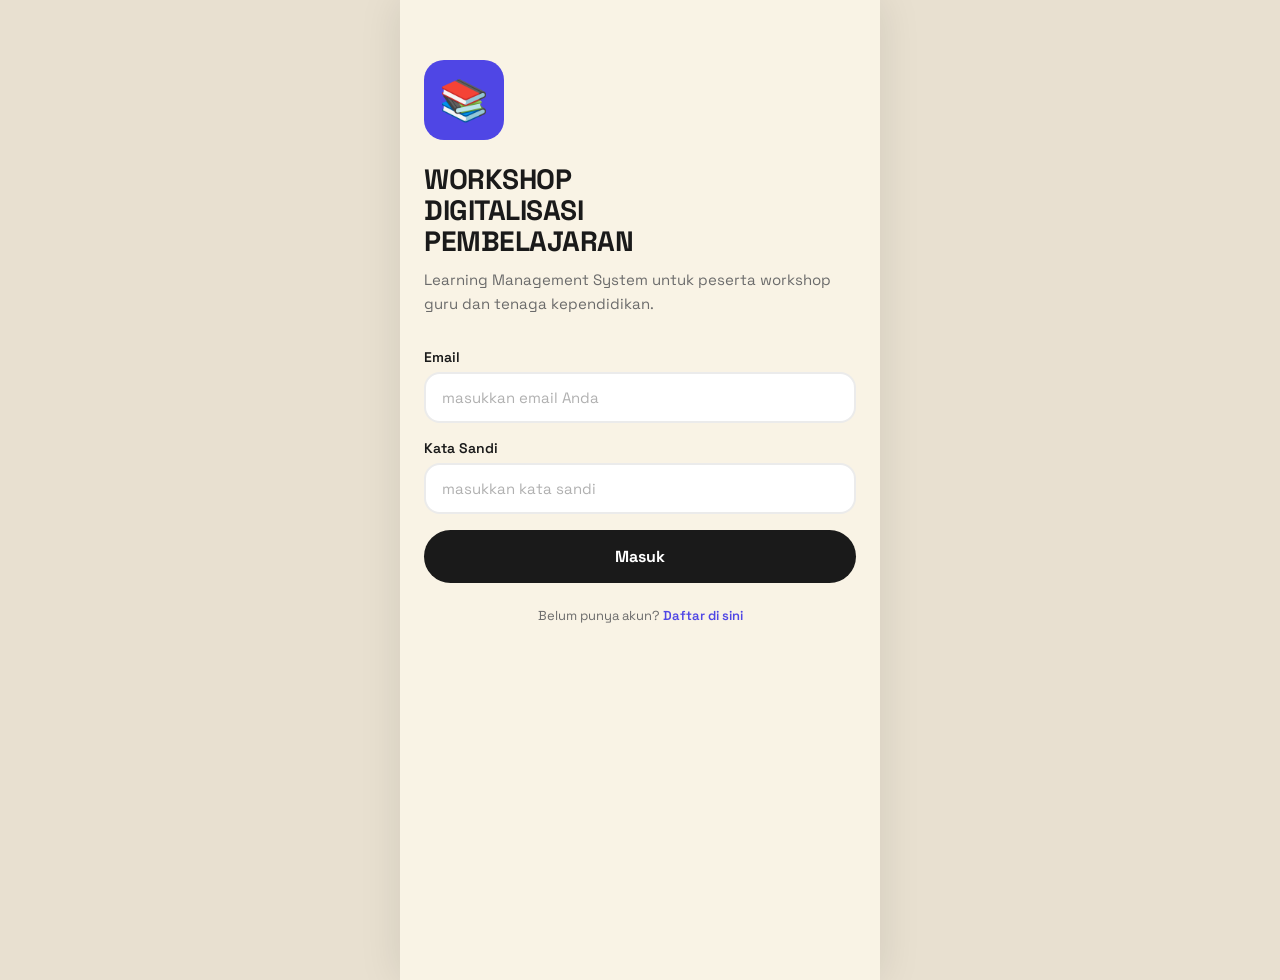
<file: index.html>
<!DOCTYPE html>
<html lang="id">
<head>
  <meta charset="utf-8">
  <meta name="viewport" content="width=device-width, initial-scale=1, viewport-fit=cover, maximum-scale=1, user-scalable=no">
  <title>Workshop Digitalisasi Pembelajaran</title>
  <meta name="description" content="LMS Workshop Digitalisasi Pembelajaran untuk Guru dan Tenaga Kependidikan. Pelajari Bahan Ajar Interaktif, Media Pembelajaran, dan Asesmen Digital.">
  <meta name="theme-color" content="#F9F3E5">
  <link rel="preconnect" href="https://fonts.googleapis.com">
  <link rel="preconnect" href="https://fonts.gstatic.com" crossorigin>
  <link href="https://fonts.googleapis.com/css2?family=Space+Grotesk:wght@400;500;600;700&display=swap" rel="stylesheet">
  <link rel="manifest" href="manifest.json">
  <link rel="icon" href="data:image/svg+xml,<svg xmlns='http://www.w3.org/2000/svg' viewBox='0 0 100 100'><rect width='100' height='100' rx='22' fill='%23F9F3E5'/><text x='50' y='62' text-anchor='middle' font-size='50'>📚</text></svg>">
  <meta name="apple-mobile-web-app-capable" content="yes">
  <meta name="mobile-web-app-capable" content="yes">
  <meta name="apple-mobile-web-app-status-bar-style" content="default">
  <meta name="apple-mobile-web-app-title" content="DigiLearn">
  <link rel="stylesheet" href="css/styles.css">
</head>
<body>
  <!-- Loading screen -->
  <div id="loading-screen" style="position:fixed;inset:0;background:#F9F3E5;display:flex;flex-direction:column;align-items:center;justify-content:center;z-index:9999;">
    <div style="font-size:64px;margin-bottom:16px">📚</div>
    <div style="font-family:'Space Grotesk',sans-serif;font-size:18px;font-weight:700;color:#1A1A1A">Memuat...</div>
  </div>

  <div id="app"></div>
  <div id="toast-container"></div>
  <div id="sticker-overlay" class="sticker-overlay hidden"></div>

  <!-- App scripts (no external SDK needed! 🎉) -->
  <script src="js/data.js"></script>
  <script src="js/sheets-config.js"></script>
  <script src="js/db.js"></script>
  <script src="js/auth.js"></script>
  <script src="js/router.js"></script>
  <script src="js/app.js"></script>

  <script>
    (async function() {
      try {
        await DB.init();
      } catch(e) {
        console.warn('DB init:', e);
      }
      document.getElementById('loading-screen').style.display = 'none';
      Router.init();
      if ('serviceWorker' in navigator) {
        navigator.serviceWorker.register('/sw.js').catch(() => {});
      }
    })();
  </script>
</body>
</html>
</file>
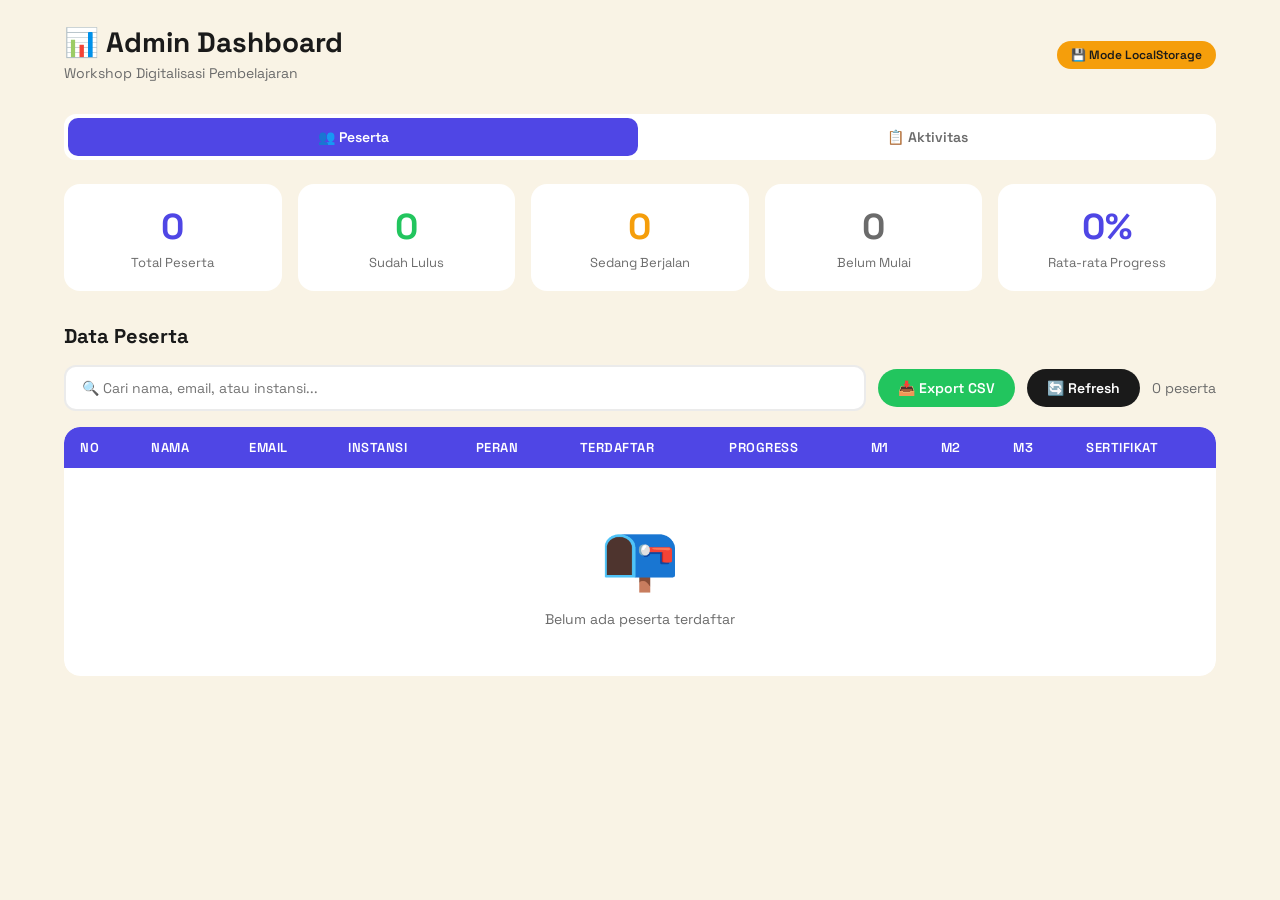
<file: admin.html>
<!DOCTYPE html>
<html lang="id">
<head>
  <meta charset="utf-8">
  <meta name="viewport" content="width=device-width, initial-scale=1">
  <title>Admin Dashboard — Workshop Digitalisasi Pembelajaran</title>
  <link rel="preconnect" href="https://fonts.googleapis.com">
  <link rel="preconnect" href="https://fonts.gstatic.com" crossorigin>
  <link href="https://fonts.googleapis.com/css2?family=Space+Grotesk:wght@400;500;600;700&display=swap" rel="stylesheet">
  <style>
    *, *::before, *::after { box-sizing: border-box; margin: 0; padding: 0; }
    :root {
      --bg: #F9F3E5; --text: #1A1A1A; --muted: #6B6B6B;
      --indigo: #4F46E5; --amber: #F59E0B; --coral: #EF4444;
      --green: #22C55E; --font: 'Space Grotesk', system-ui, sans-serif;
    }
    html { font-family: var(--font); background: var(--bg); color: var(--text); }
    body { max-width: 1200px; margin: 0 auto; padding: 24px; }

    .header { display: flex; align-items: center; justify-content: space-between; margin-bottom: 32px; flex-wrap: wrap; gap: 16px; }
    .header h1 { font-size: 28px; font-weight: 700; }
    .header .mode-badge { padding: 6px 14px; border-radius: 999px; font-size: 12px; font-weight: 600; }
    .mode-firebase { background: var(--green); color: white; }
    .mode-local { background: var(--amber); color: var(--text); }

    .stats-grid { display: grid; grid-template-columns: repeat(auto-fit, minmax(180px, 1fr)); gap: 16px; margin-bottom: 32px; }
    .stat-card { background: white; border-radius: 16px; padding: 20px; text-align: center; }
    .stat-card .value { font-size: 36px; font-weight: 700; color: var(--indigo); }
    .stat-card .label { font-size: 13px; color: var(--muted); margin-top: 4px; }

    .section-title { font-size: 20px; font-weight: 700; margin-bottom: 16px; }
    
    .search-bar { width: 100%; padding: 12px 16px; border: 2px solid rgba(0,0,0,0.08); border-radius: 12px; font-family: var(--font); font-size: 14px; background: white; margin-bottom: 16px; outline: none; }
    .search-bar:focus { border-color: var(--indigo); }

    table { width: 100%; border-collapse: collapse; background: white; border-radius: 16px; overflow: hidden; }
    thead th { background: var(--indigo); color: white; padding: 12px 16px; text-align: left; font-size: 13px; font-weight: 600; text-transform: uppercase; letter-spacing: 0.5px; white-space: nowrap; }
    tbody td { padding: 12px 16px; border-bottom: 1px solid #f0f0f0; font-size: 14px; vertical-align: middle; }
    tbody tr:hover { background: #FEFBF3; }
    tbody tr:last-child td { border-bottom: none; }

    .progress-mini { width: 80px; height: 6px; background: #e5e5e5; border-radius: 999px; display: inline-block; vertical-align: middle; margin-right: 6px; }
    .progress-mini-fill { height: 100%; border-radius: 999px; background: var(--indigo); }
    
    .badge-sm { display: inline-block; padding: 2px 8px; border-radius: 999px; font-size: 11px; font-weight: 600; }
    .badge-done { background: #DCFCE7; color: #166534; }
    .badge-progress { background: #FEF3C7; color: #92400E; }
    .badge-notstarted { background: #F3F4F6; color: #6B7280; }
    .badge-cert { background: #EDE9FE; color: #5B21B6; }

    .btn { padding: 10px 20px; border: none; border-radius: 999px; font-family: var(--font); font-weight: 600; font-size: 14px; cursor: pointer; }
    .btn-primary { background: var(--text); color: white; }
    .btn-export { background: var(--green); color: white; }
    .btn:hover { opacity: 0.9; }

    .toolbar { display: flex; gap: 12px; margin-bottom: 16px; flex-wrap: wrap; align-items: center; }
    .toolbar .count { font-size: 14px; color: var(--muted); margin-left: auto; }

    .empty-state { text-align: center; padding: 48px; color: var(--muted); }
    .empty-state .emoji { font-size: 64px; margin-bottom: 12px; }

    .activity-list { display: flex; flex-direction: column; gap: 8px; }
    .activity-item { background: white; border-radius: 12px; padding: 12px 16px; display: flex; gap: 12px; align-items: center; font-size: 13px; }
    .activity-icon { font-size: 20px; }
    .activity-time { color: var(--muted); font-size: 11px; margin-left: auto; white-space: nowrap; }

    .tabs { display: flex; gap: 4px; margin-bottom: 24px; background: white; border-radius: 12px; padding: 4px; }
    .tab { flex: 1; padding: 10px; text-align: center; border-radius: 10px; font-size: 14px; font-weight: 600; cursor: pointer; border: none; background: none; font-family: var(--font); color: var(--muted); }
    .tab.active { background: var(--indigo); color: white; }

    @media (max-width: 768px) {
      body { padding: 16px; }
      .header h1 { font-size: 22px; }
      table { font-size: 12px; }
      thead th, tbody td { padding: 8px 10px; }
      .stats-grid { grid-template-columns: repeat(2, 1fr); }
    }
  </style>
</head>
<body>
  <div class="header">
    <div>
      <h1>📊 Admin Dashboard</h1>
      <div style="font-size:14px;color:var(--muted);margin-top:4px;">Workshop Digitalisasi Pembelajaran</div>
    </div>
    <div id="modeBadge"></div>
  </div>

  <div class="tabs">
    <button class="tab active" onclick="showTab('peserta')">👥 Peserta</button>
    <button class="tab" onclick="showTab('activity')">📋 Aktivitas</button>
  </div>

  <div id="tab-peserta">
    <div class="stats-grid" id="statsGrid"></div>
    <div class="section-title">Data Peserta</div>
    <div class="toolbar">
      <input type="text" class="search-bar" style="flex:1;margin-bottom:0" placeholder="🔍 Cari nama, email, atau instansi..." id="searchInput" oninput="filterTable()">
      <button class="btn btn-export" onclick="exportCSV()">📥 Export CSV</button>
      <button class="btn btn-primary" onclick="refreshData()">🔄 Refresh</button>
      <div class="count" id="rowCount"></div>
    </div>
    <div style="overflow-x:auto;border-radius:16px;">
      <table>
        <thead>
          <tr>
            <th>No</th>
            <th>Nama</th>
            <th>Email</th>
            <th>Instansi</th>
            <th>Peran</th>
            <th>Terdaftar</th>
            <th>Progress</th>
            <th>M1</th>
            <th>M2</th>
            <th>M3</th>
            <th>Sertifikat</th>
          </tr>
        </thead>
        <tbody id="tableBody">
          <tr><td colspan="11" class="empty-state"><div class="emoji">⏳</div>Memuat data...</td></tr>
        </tbody>
      </table>
    </div>
  </div>

  <div id="tab-activity" style="display:none;">
    <div class="section-title">Log Aktivitas Terbaru</div>
    <div id="activityList" class="activity-list">
      <div class="empty-state"><div class="emoji">⏳</div>Memuat...</div>
    </div>
  </div>

  <!-- Scripts -->
  <script src="js/data.js"></script>
  <script src="js/sheets-config.js"></script>
  <script src="js/db.js"></script>

  <script>
    let allData = [];

    function showTab(tab) {
      document.querySelectorAll('.tab').forEach(t => t.classList.remove('active'));
      event.target.classList.add('active');
      document.getElementById('tab-peserta').style.display = tab === 'peserta' ? '' : 'none';
      document.getElementById('tab-activity').style.display = tab === 'activity' ? '' : 'none';
      if (tab === 'activity') loadActivity();
    }

    async function init() {
      await DB.init();
      document.getElementById('modeBadge').innerHTML = DB.isSheetsMode()
        ? '<span class="mode-badge mode-firebase">📊 Google Sheets Connected</span>'
        : '<span class="mode-badge mode-local">💾 Mode LocalStorage</span>';
      await refreshData();
    }

    async function refreshData() {
      try {
        allData = await DB.getAllUsersWithProgress();
        renderStats();
        renderTable(allData);
      } catch (err) {
        document.getElementById('tableBody').innerHTML = 
          `<tr><td colspan="11" class="empty-state"><div class="emoji">❌</div>${err.message}</td></tr>`;
      }
    }

    function renderStats() {
      const total = allData.length;
      const completed = allData.filter(d => d.progress.certificateEarned).length;
      const inProgress = allData.filter(d => {
        const p = d.progress;
        const started = Object.values(p.modules).some(m => m.materialsCompleted.length > 0);
        return started && !p.certificateEarned;
      }).length;
      const notStarted = total - completed - inProgress;

      const avgProgress = total > 0 
        ? Math.round(allData.reduce((sum, d) => {
            let done = 0, tot = 0;
            MODULES.forEach(m => { tot += m.materials.length; done += d.progress.modules[m.id].materialsCompleted.length; });
            return sum + (tot > 0 ? (done/tot)*100 : 0);
          }, 0) / total)
        : 0;

      document.getElementById('statsGrid').innerHTML = `
        <div class="stat-card"><div class="value">${total}</div><div class="label">Total Peserta</div></div>
        <div class="stat-card"><div class="value" style="color:var(--green)">${completed}</div><div class="label">Sudah Lulus</div></div>
        <div class="stat-card"><div class="value" style="color:var(--amber)">${inProgress}</div><div class="label">Sedang Berjalan</div></div>
        <div class="stat-card"><div class="value" style="color:var(--muted)">${notStarted}</div><div class="label">Belum Mulai</div></div>
        <div class="stat-card"><div class="value">${avgProgress}%</div><div class="label">Rata-rata Progress</div></div>
      `;
    }

    function renderTable(data) {
      if (data.length === 0) {
        document.getElementById('tableBody').innerHTML = 
          '<tr><td colspan="11" class="empty-state"><div class="emoji">📭</div>Belum ada peserta terdaftar</td></tr>';
        document.getElementById('rowCount').textContent = '0 peserta';
        return;
      }

      const rows = data.map((d, i) => {
        const u = d.user;
        const p = d.progress;
        let totalMat = 0, doneMat = 0;
        MODULES.forEach(m => { totalMat += m.materials.length; doneMat += p.modules[m.id].materialsCompleted.length; });
        const pct = Math.round((doneMat / totalMat) * 100);

        const regDate = u.registeredAt ? new Date(u.registeredAt).toLocaleDateString('id-ID', { day: '2-digit', month: 'short', year: 'numeric' }) : '-';

        const moduleStatus = (modId) => {
          const m = p.modules[modId];
          if (m.completed) return '<span class="badge-sm badge-done">✅ Lulus</span>';
          if (m.materialsCompleted.length > 0) {
            const mod = MODULES.find(x => x.id === modId);
            return `<span class="badge-sm badge-progress">${m.materialsCompleted.length}/${mod.materials.length}</span>`;
          }
          return '<span class="badge-sm badge-notstarted">—</span>';
        };

        const certBadge = p.certificateEarned 
          ? '<span class="badge-sm badge-cert">🏆 Ya</span>'
          : '<span class="badge-sm badge-notstarted">—</span>';

        return `<tr>
          <td>${i+1}</td>
          <td><strong>${u.name || '-'}</strong></td>
          <td>${u.email || '-'}</td>
          <td>${u.institution || '-'}</td>
          <td>${u.role || '-'}</td>
          <td>${regDate}</td>
          <td><span class="progress-mini"><span class="progress-mini-fill" style="width:${pct}%"></span></span>${pct}%</td>
          <td>${moduleStatus(1)}</td>
          <td>${moduleStatus(2)}</td>
          <td>${moduleStatus(3)}</td>
          <td>${certBadge}</td>
        </tr>`;
      }).join('');

      document.getElementById('tableBody').innerHTML = rows;
      document.getElementById('rowCount').textContent = `${data.length} peserta`;
    }

    function filterTable() {
      const q = document.getElementById('searchInput').value.toLowerCase();
      const filtered = allData.filter(d => {
        const u = d.user;
        return (u.name||'').toLowerCase().includes(q) 
            || (u.email||'').toLowerCase().includes(q) 
            || (u.institution||'').toLowerCase().includes(q);
      });
      renderTable(filtered);
    }

    function exportCSV() {
      if (allData.length === 0) return alert('Tidak ada data untuk di-export');
      
      const headers = ['No', 'Nama', 'Email', 'Instansi', 'Peran', 'Terdaftar', 'Progress%', 
        'Modul1_Status', 'Modul1_Skor', 'Modul2_Status', 'Modul2_Skor', 'Modul3_Status', 'Modul3_Skor', 'Sertifikat', 'Tgl_Sertifikat'];
      
      const rows = allData.map((d, i) => {
        const u = d.user;
        const p = d.progress;
        let totalMat = 0, doneMat = 0;
        MODULES.forEach(m => { totalMat += m.materials.length; doneMat += p.modules[m.id].materialsCompleted.length; });
        const pct = Math.round((doneMat / totalMat) * 100);

        const modStatus = (id) => p.modules[id].completed ? 'Lulus' : (p.modules[id].materialsCompleted.length > 0 ? 'Sedang' : 'Belum');
        const modScore = (id) => p.modules[id].quizScore !== null ? `${p.modules[id].quizScore}/${MODULES.find(m=>m.id===id).quiz.length}` : '-';

        return [
          i+1, u.name, u.email, u.institution, u.role,
          u.registeredAt ? new Date(u.registeredAt).toLocaleDateString('id-ID') : '-',
          pct,
          modStatus(1), modScore(1),
          modStatus(2), modScore(2),
          modStatus(3), modScore(3),
          p.certificateEarned ? 'Ya' : 'Tidak',
          p.certificateDate ? new Date(p.certificateDate).toLocaleDateString('id-ID') : '-'
        ];
      });

      const csv = [headers, ...rows].map(r => r.map(c => `"${c}"`).join(',')).join('\n');
      const blob = new Blob(['\uFEFF' + csv], { type: 'text/csv;charset=utf-8;' });
      const url = URL.createObjectURL(blob);
      const a = document.createElement('a');
      a.href = url;
      a.download = `peserta_workshop_${new Date().toISOString().slice(0,10)}.csv`;
      a.click();
      URL.revokeObjectURL(url);
    }

    async function loadActivity() {
      const list = document.getElementById('activityList');
      try {
        const logs = await DB.getActivityLog(50);
        if (logs.length === 0) {
          list.innerHTML = '<div class="empty-state"><div class="emoji">📭</div>Belum ada aktivitas</div>';
          return;
        }
        const icons = {
          'material_completed': '📖',
          'quiz_completed': '📝',
          'certificate_earned': '🏆'
        };
        const labels = {
          'material_completed': 'Menyelesaikan materi',
          'quiz_completed': 'Menyelesaikan kuis',
          'certificate_earned': 'Mendapat sertifikat'
        };
        list.innerHTML = logs.map(l => {
          const time = l.timestamp ? new Date(l.timestamp).toLocaleString('id-ID') : '-';
          const detail = l.data ? (l.data.moduleId ? ` Modul ${l.data.moduleId}` : '') + (l.data.score !== undefined ? ` (${l.data.score}/${l.data.total})` : '') : '';
          return `<div class="activity-item">
            <div class="activity-icon">${icons[l.type] || '📌'}</div>
            <div><strong>${l.userName || 'Unknown'}</strong> — ${labels[l.type] || l.type}${detail}</div>
            <div class="activity-time">${time}</div>
          </div>`;
        }).join('');
      } catch (err) {
        list.innerHTML = `<div class="empty-state"><div class="emoji">⚠️</div>${err.message}</div>`;
      }
    }

    init();
  </script>
</body>
</html>
</file>
<file: css/styles.css>
/* ===== CSS RESET & BASE ===== */
*, *::before, *::after { box-sizing: border-box; margin: 0; padding: 0; }

:root {
  /* Core palette */
  --bg: #F9F3E5;
  --bg-alt: #F0E8D6;
  --text: #1A1A1A;
  --text-muted: #6B6B6B;
  --text-light: #FFFFFF;
  
  /* Accent colors */
  --indigo: #4F46E5;
  --indigo-dark: #3730A3;
  --amber: #F59E0B;
  --amber-dark: #D97706;
  --coral: #EF4444;
  --coral-dark: #DC2626;
  --sage: #84CC16;
  --sage-dark: #65A30D;
  --teal: #14B8A6;
  --teal-dark: #0D9488;
  --purple: #8B5CF6;
  --purple-dark: #7C3AED;
  --pink: #EC4899;
  --near-black: #1A1A1A;
  
  /* Spacing */
  --space-xs: 4px;
  --space-sm: 8px;
  --space-md: 12px;
  --space-lg: 16px;
  --space-xl: 24px;
  --space-2xl: 32px;
  --space-3xl: 48px;
  
  /* Radius */
  --radius-sm: 8px;
  --radius-md: 12px;
  --radius-lg: 16px;
  --radius-xl: 20px;
  --radius-2xl: 24px;
  --radius-full: 9999px;
  
  /* Font */
  --font: 'Space Grotesk', system-ui, -apple-system, sans-serif;
  
  /* Safe areas */
  --safe-top: env(safe-area-inset-top, 0px);
  --safe-bottom: env(safe-area-inset-bottom, 0px);
}

html {
  font-family: var(--font);
  background: var(--bg);
  color: var(--text);
  -webkit-text-size-adjust: 100%;
  -webkit-tap-highlight-color: transparent;
}

body {
  min-height: 100dvh;
  background: var(--bg);
  overflow-x: hidden;
}

#app {
  max-width: 480px;
  margin: 0 auto;
  min-height: 100dvh;
  position: relative;
  padding-bottom: 80px;
}

/* ===== TYPOGRAPHY ===== */
.page-title {
  font-size: 28px;
  font-weight: 700;
  text-transform: uppercase;
  letter-spacing: -0.5px;
  line-height: 1.1;
  color: var(--text);
}

.section-title {
  font-size: 20px;
  font-weight: 700;
  color: var(--text);
  line-height: 1.2;
}

.card-title {
  font-size: 17px;
  font-weight: 600;
  line-height: 1.3;
}

.body-text {
  font-size: 15px;
  line-height: 1.6;
  color: var(--text-muted);
}

.small-text {
  font-size: 13px;
  color: var(--text-muted);
}

/* ===== BUTTONS ===== */
.btn {
  display: inline-flex;
  align-items: center;
  justify-content: center;
  gap: 8px;
  font-family: var(--font);
  font-weight: 600;
  font-size: 15px;
  border: none;
  cursor: pointer;
  transition: transform 0.15s, opacity 0.15s;
  -webkit-user-select: none;
  user-select: none;
}

.btn:active {
  transform: scale(0.96);
}

.btn-primary {
  width: 100%;
  padding: 16px 24px;
  border-radius: var(--radius-full);
  background: var(--near-black);
  color: var(--text-light);
  font-size: 16px;
  font-weight: 700;
}

.btn-primary:disabled {
  opacity: 0.5;
  cursor: not-allowed;
}

.btn-secondary {
  padding: 12px 20px;
  border-radius: var(--radius-full);
  background: var(--indigo);
  color: var(--text-light);
}

.btn-outline {
  padding: 12px 20px;
  border-radius: var(--radius-full);
  background: transparent;
  color: var(--text);
  border: 2px solid var(--text);
}

.btn-small {
  padding: 8px 16px;
  border-radius: var(--radius-full);
  font-size: 13px;
}

.btn-icon {
  width: 44px;
  height: 44px;
  border-radius: 50%;
  background: white;
  display: flex;
  align-items: center;
  justify-content: center;
  font-size: 20px;
}

.btn-icon-dark {
  background: var(--near-black);
  color: white;
}

/* ===== CARDS ===== */
.card {
  border-radius: var(--radius-2xl);
  padding: var(--space-xl);
  position: relative;
  overflow: hidden;
}

.card-indigo { background: var(--indigo); color: var(--text-light); }
.card-amber { background: var(--amber); color: var(--text); }
.card-coral { background: var(--coral); color: var(--text-light); }
.card-sage { background: var(--sage); color: var(--text); }
.card-teal { background: var(--teal); color: var(--text-light); }
.card-purple { background: var(--purple); color: var(--text-light); }
.card-dark { background: var(--near-black); color: var(--text-light); }
.card-pink { background: var(--pink); color: var(--text-light); }
.card-white { background: white; color: var(--text); }

.card-clickable {
  cursor: pointer;
  transition: transform 0.15s;
}

.card-clickable:active {
  transform: scale(0.97);
}

.card-row {
  display: flex;
  align-items: center;
  gap: var(--space-md);
}

.card-icon {
  width: 48px;
  height: 48px;
  border-radius: 50%;
  display: flex;
  align-items: center;
  justify-content: center;
  font-size: 24px;
  flex-shrink: 0;
}

.card-icon-light { background: rgba(255,255,255,0.2); }
.card-icon-dark { background: rgba(0,0,0,0.1); }

.card-arrow {
  width: 40px;
  height: 40px;
  border-radius: 50%;
  display: flex;
  align-items: center;
  justify-content: center;
  font-size: 18px;
  flex-shrink: 0;
  margin-left: auto;
}

.card-arrow-light { background: rgba(255,255,255,0.2); color: white; }
.card-arrow-dark { background: rgba(0,0,0,0.1); color: var(--text); }

/* ===== BADGES ===== */
.badge {
  display: inline-flex;
  align-items: center;
  padding: 4px 12px;
  border-radius: var(--radius-full);
  font-size: 12px;
  font-weight: 600;
  gap: 4px;
}

.badge-light { background: rgba(255,255,255,0.25); color: white; }
.badge-dark { background: rgba(0,0,0,0.1); color: var(--text); }
.badge-indigo { background: var(--indigo); color: white; }
.badge-amber { background: var(--amber); color: var(--text); }
.badge-coral { background: var(--coral); color: white; }
.badge-sage { background: var(--sage); color: var(--text); }
.badge-teal { background: var(--teal); color: white; }
.badge-success { background: #22C55E; color: white; }

/* ===== PROGRESS ===== */
.progress-bar {
  width: 100%;
  height: 8px;
  background: rgba(255,255,255,0.2);
  border-radius: var(--radius-full);
  overflow: hidden;
}

.progress-fill {
  height: 100%;
  background: white;
  border-radius: var(--radius-full);
  transition: width 0.5s ease;
}

.progress-bar-dark .progress-fill {
  background: var(--indigo);
}

.progress-bar-dark {
  background: rgba(0,0,0,0.08);
}

/* ===== BOTTOM NAV ===== */
.bottom-nav {
  position: fixed;
  bottom: 16px;
  left: 50%;
  transform: translateX(-50%);
  background: var(--near-black);
  border-radius: var(--radius-full);
  padding: 8px 6px;
  display: flex;
  align-items: center;
  gap: 4px;
  z-index: 100;
  max-width: 320px;
}

.nav-item {
  display: flex;
  flex-direction: column;
  align-items: center;
  justify-content: center;
  width: 60px;
  height: 44px;
  border-radius: var(--radius-full);
  color: rgba(255,255,255,0.5);
  font-size: 22px;
  cursor: pointer;
  transition: all 0.2s;
  border: none;
  background: none;
  font-family: var(--font);
}

.nav-item.active {
  background: rgba(255,255,255,0.15);
  color: white;
}

.nav-item span {
  font-size: 10px;
  font-weight: 500;
  margin-top: 2px;
}

/* ===== LOGIN PAGE ===== */
.login-page {
  min-height: 100dvh;
  display: flex;
  flex-direction: column;
  padding: var(--space-xl);
  padding-top: calc(var(--safe-top) + 60px);
}

.login-logo {
  width: 80px;
  height: 80px;
  border-radius: var(--radius-xl);
  background: var(--indigo);
  display: flex;
  align-items: center;
  justify-content: center;
  font-size: 40px;
  margin-bottom: var(--space-xl);
}

.login-form {
  display: flex;
  flex-direction: column;
  gap: var(--space-lg);
  margin-top: var(--space-2xl);
}

.input-group {
  display: flex;
  flex-direction: column;
  gap: 6px;
}

.input-group label {
  font-size: 14px;
  font-weight: 600;
  color: var(--text);
}

.input-field {
  width: 100%;
  padding: 14px 16px;
  border: 2px solid rgba(0,0,0,0.08);
  border-radius: var(--radius-lg);
  font-family: var(--font);
  font-size: 15px;
  background: white;
  color: var(--text);
  outline: none;
  transition: border-color 0.2s;
}

.input-field:focus {
  border-color: var(--indigo);
}

.input-field::placeholder {
  color: #B0B0B0;
}

select.input-field {
  appearance: none;
  background-image: url("data:image/svg+xml,%3Csvg xmlns='http://www.w3.org/2000/svg' width='12' height='12' viewBox='0 0 12 12'%3E%3Cpath d='M6 8L1 3h10z' fill='%236B6B6B'/%3E%3C/svg%3E");
  background-repeat: no-repeat;
  background-position: right 14px center;
  padding-right: 36px;
}

/* ===== PAGES ===== */
.page {
  padding: var(--space-xl);
  padding-top: calc(var(--safe-top) + 16px);
}

.page-header {
  display: flex;
  align-items: center;
  gap: var(--space-md);
  margin-bottom: var(--space-xl);
}

.page-content {
  display: flex;
  flex-direction: column;
  gap: var(--space-lg);
}

/* ===== MODULE CARDS ===== */
.module-card {
  border-radius: var(--radius-2xl);
  padding: var(--space-xl);
  cursor: pointer;
  transition: transform 0.15s;
  position: relative;
  overflow: hidden;
}

.module-card:active {
  transform: scale(0.97);
}

.module-number {
  font-size: 60px;
  font-weight: 700;
  opacity: 0.15;
  position: absolute;
  right: 16px;
  top: -8px;
  line-height: 1;
}

.module-badge {
  display: inline-flex;
  align-items: center;
  padding: 4px 12px;
  border-radius: var(--radius-full);
  font-size: 11px;
  font-weight: 700;
  text-transform: uppercase;
  letter-spacing: 0.5px;
  margin-bottom: var(--space-sm);
}

.module-title {
  font-size: 18px;
  font-weight: 700;
  line-height: 1.25;
  margin-bottom: var(--space-sm);
}

.module-desc {
  font-size: 13px;
  opacity: 0.85;
  line-height: 1.4;
  margin-bottom: var(--space-lg);
}

.module-footer {
  display: flex;
  align-items: center;
  justify-content: space-between;
}

/* ===== MATERI LIST ===== */
.materi-item {
  display: flex;
  align-items: center;
  gap: var(--space-md);
  padding: var(--space-lg);
  background: white;
  border-radius: var(--radius-xl);
  cursor: pointer;
  transition: transform 0.15s;
}

.materi-item:active {
  transform: scale(0.97);
}

.materi-item.locked {
  opacity: 0.5;
  cursor: not-allowed;
}

.materi-item.completed {
  background: #F0FDF4;
}

.materi-num {
  width: 36px;
  height: 36px;
  border-radius: 50%;
  display: flex;
  align-items: center;
  justify-content: center;
  font-weight: 700;
  font-size: 14px;
  flex-shrink: 0;
}

.materi-info {
  flex: 1;
  min-width: 0;
}

.materi-title {
  font-size: 14px;
  font-weight: 600;
  color: var(--text);
  line-height: 1.3;
}

.materi-status {
  font-size: 12px;
  color: var(--text-muted);
  margin-top: 2px;
}

.materi-icon {
  font-size: 18px;
  flex-shrink: 0;
}

/* ===== MATERI CONTENT ===== */
.content-page {
  padding: var(--space-xl);
  padding-top: calc(var(--safe-top) + 16px);
  padding-bottom: 120px;
}

.content-body {
  font-size: 15px;
  line-height: 1.8;
  color: var(--text);
}

.content-body h3 {
  font-size: 18px;
  font-weight: 700;
  margin: 24px 0 12px;
  color: var(--text);
}

.content-body p {
  margin-bottom: 16px;
}

.content-body ul, .content-body ol {
  margin-bottom: 16px;
  padding-left: 20px;
}

.content-body li {
  margin-bottom: 8px;
}

.content-body .highlight-box {
  background: white;
  border-radius: var(--radius-lg);
  padding: var(--space-lg);
  margin: 16px 0;
  border-left: 4px solid var(--indigo);
}

.content-body .tip-box {
  background: #FEF3C7;
  border-radius: var(--radius-lg);
  padding: var(--space-lg);
  margin: 16px 0;
}

.content-body .example-box {
  background: #F0FDF4;
  border-radius: var(--radius-lg);
  padding: var(--space-lg);
  margin: 16px 0;
}

.content-bottom-action {
  position: fixed;
  bottom: 0;
  left: 0;
  right: 0;
  padding: var(--space-lg) var(--space-xl);
  padding-bottom: calc(var(--safe-bottom) + var(--space-lg));
  background: var(--bg);
  z-index: 50;
  max-width: 480px;
  margin: 0 auto;
}

/* ===== QUIZ ===== */
.quiz-container {
  padding: var(--space-xl);
  padding-top: calc(var(--safe-top) + 16px);
  padding-bottom: 120px;
}

.quiz-progress {
  display: flex;
  align-items: center;
  gap: var(--space-sm);
  margin-bottom: var(--space-xl);
}

.quiz-dot {
  width: 8px;
  height: 8px;
  border-radius: 50%;
  background: rgba(0,0,0,0.1);
  transition: all 0.3s;
}

.quiz-dot.active { background: var(--indigo); width: 24px; border-radius: 4px; }
.quiz-dot.answered { background: #22C55E; }
.quiz-dot.wrong { background: var(--coral); }

.quiz-question {
  font-size: 18px;
  font-weight: 700;
  line-height: 1.4;
  margin-bottom: var(--space-xl);
  color: var(--text);
}

.quiz-option {
  display: flex;
  align-items: center;
  gap: var(--space-md);
  padding: 16px;
  background: white;
  border: 2px solid rgba(0,0,0,0.06);
  border-radius: var(--radius-xl);
  margin-bottom: var(--space-md);
  cursor: pointer;
  transition: all 0.2s;
  font-size: 15px;
  line-height: 1.4;
}

.quiz-option:active {
  transform: scale(0.98);
}

.quiz-option.selected {
  border-color: var(--indigo);
  background: #EEF2FF;
}

.quiz-option.correct {
  border-color: #22C55E;
  background: #F0FDF4;
}

.quiz-option.wrong {
  border-color: var(--coral);
  background: #FEF2F2;
}

.quiz-option-letter {
  width: 32px;
  height: 32px;
  border-radius: 50%;
  display: flex;
  align-items: center;
  justify-content: center;
  font-weight: 700;
  font-size: 14px;
  flex-shrink: 0;
  background: rgba(0,0,0,0.05);
  color: var(--text);
}

.quiz-option.selected .quiz-option-letter {
  background: var(--indigo);
  color: white;
}

.quiz-option.correct .quiz-option-letter {
  background: #22C55E;
  color: white;
}

.quiz-option.wrong .quiz-option-letter {
  background: var(--coral);
  color: white;
}

.quiz-feedback {
  padding: var(--space-lg);
  border-radius: var(--radius-lg);
  margin-top: var(--space-lg);
  font-size: 14px;
  line-height: 1.5;
  animation: slideUp 0.3s ease;
}

.quiz-feedback.correct {
  background: #F0FDF4;
  color: #166534;
}

.quiz-feedback.wrong {
  background: #FEF2F2;
  color: #991B1B;
}

/* ===== QUIZ RESULT ===== */
.quiz-result {
  text-align: center;
  padding: var(--space-3xl) var(--space-xl);
}

.quiz-result-emoji {
  font-size: 80px;
  margin-bottom: var(--space-xl);
  animation: bounceIn 0.5s ease;
}

.quiz-result-score {
  font-size: 48px;
  font-weight: 700;
  color: var(--indigo);
}

.quiz-result-label {
  font-size: 16px;
  color: var(--text-muted);
  margin-top: 4px;
}

/* ===== CERTIFICATE ===== */
.certificate-page {
  padding: var(--space-xl);
  padding-top: calc(var(--safe-top) + 16px);
  text-align: center;
}

.certificate-card {
  background: white;
  border-radius: var(--radius-2xl);
  padding: var(--space-2xl);
  margin-top: var(--space-xl);
  position: relative;
  overflow: hidden;
}

.certificate-card::before {
  content: '';
  position: absolute;
  top: 0;
  left: 0;
  right: 0;
  height: 6px;
  background: linear-gradient(90deg, var(--indigo), var(--amber), var(--coral), var(--sage));
}

.cert-logo {
  font-size: 48px;
  margin-bottom: var(--space-lg);
}

.cert-title {
  font-size: 14px;
  font-weight: 600;
  text-transform: uppercase;
  letter-spacing: 2px;
  color: var(--text-muted);
  margin-bottom: var(--space-sm);
}

.cert-heading {
  font-size: 22px;
  font-weight: 700;
  color: var(--indigo);
  margin-bottom: var(--space-xl);
}

.cert-recipient {
  font-size: 11px;
  color: var(--text-muted);
  text-transform: uppercase;
  letter-spacing: 1px;
}

.cert-name {
  font-size: 24px;
  font-weight: 700;
  color: var(--text);
  margin: var(--space-sm) 0 var(--space-xl);
}

.cert-desc {
  font-size: 14px;
  line-height: 1.6;
  color: var(--text-muted);
  margin-bottom: var(--space-xl);
}

.cert-modules {
  display: flex;
  gap: var(--space-sm);
  justify-content: center;
  margin-bottom: var(--space-xl);
  flex-wrap: wrap;
}

.cert-date {
  font-size: 13px;
  color: var(--text-muted);
}

.cert-id {
  font-size: 11px;
  color: #B0B0B0;
  margin-top: var(--space-sm);
  font-family: monospace;
}

/* ===== PROFILE ===== */
.profile-header {
  display: flex;
  flex-direction: column;
  align-items: center;
  text-align: center;
  margin-bottom: var(--space-2xl);
}

.profile-avatar {
  width: 80px;
  height: 80px;
  border-radius: 50%;
  background: var(--indigo);
  display: flex;
  align-items: center;
  justify-content: center;
  font-size: 36px;
  color: white;
  font-weight: 700;
  margin-bottom: var(--space-md);
}

.profile-stats {
  display: grid;
  grid-template-columns: 1fr 1fr 1fr;
  gap: var(--space-md);
  margin-bottom: var(--space-xl);
}

.stat-card {
  background: white;
  border-radius: var(--radius-xl);
  padding: var(--space-lg);
  text-align: center;
}

.stat-value {
  font-size: 24px;
  font-weight: 700;
  color: var(--indigo);
}

.stat-label {
  font-size: 11px;
  color: var(--text-muted);
  margin-top: 2px;
}

/* ===== STICKER OVERLAY ===== */
.sticker-overlay {
  position: fixed;
  top: 0;
  left: 0;
  right: 0;
  bottom: 0;
  background: rgba(0,0,0,0.6);
  display: flex;
  flex-direction: column;
  align-items: center;
  justify-content: center;
  z-index: 200;
  backdrop-filter: blur(4px);
  -webkit-backdrop-filter: blur(4px);
}

.sticker-overlay.hidden {
  display: none;
}

.sticker-content {
  text-align: center;
  animation: bounceIn 0.5s ease;
}

.sticker-emoji {
  font-size: 120px;
  filter: drop-shadow(0 4px 12px rgba(0,0,0,0.2));
}

.sticker-text {
  font-size: 32px;
  font-weight: 700;
  color: white;
  margin-top: var(--space-lg);
  text-shadow: 0 2px 8px rgba(0,0,0,0.3);
}

.sticker-sub {
  font-size: 16px;
  color: rgba(255,255,255,0.8);
  margin-top: var(--space-sm);
}

.sticker-btn {
  margin-top: var(--space-2xl);
  padding: 14px 40px;
  border-radius: var(--radius-full);
  background: white;
  color: var(--text);
  font-weight: 700;
  font-size: 16px;
  border: none;
  cursor: pointer;
  font-family: var(--font);
}

/* ===== TOAST ===== */
#toast-container {
  position: fixed;
  top: calc(var(--safe-top) + 16px);
  left: 50%;
  transform: translateX(-50%);
  z-index: 300;
  max-width: 440px;
  width: calc(100% - 32px);
}

.toast {
  background: var(--near-black);
  color: white;
  padding: 14px 20px;
  border-radius: var(--radius-xl);
  font-size: 14px;
  font-weight: 500;
  display: flex;
  align-items: center;
  gap: var(--space-sm);
  animation: slideDown 0.3s ease, slideUp 0.3s ease 2.7s;
  animation-fill-mode: forwards;
}

/* ===== ANIMATIONS ===== */
@keyframes bounceIn {
  0% { transform: scale(0.3); opacity: 0; }
  50% { transform: scale(1.05); }
  70% { transform: scale(0.95); }
  100% { transform: scale(1); opacity: 1; }
}

@keyframes slideDown {
  from { transform: translateY(-100%); opacity: 0; }
  to { transform: translateY(0); opacity: 1; }
}

@keyframes slideUp {
  from { transform: translateY(0); opacity: 1; }
  to { transform: translateY(-100%); opacity: 0; }
}

@keyframes fadeIn {
  from { opacity: 0; transform: translateY(10px); }
  to { opacity: 1; transform: translateY(0); }
}

.fade-in {
  animation: fadeIn 0.3s ease;
}

/* ===== WELCOME SECTION ===== */
.welcome-hero {
  border-radius: var(--radius-2xl);
  padding: var(--space-2xl);
  background: var(--indigo);
  color: white;
  margin-bottom: var(--space-xl);
  position: relative;
  overflow: hidden;
}

.welcome-hero::after {
  content: '📚';
  position: absolute;
  right: -10px;
  bottom: -10px;
  font-size: 100px;
  opacity: 0.15;
}

.welcome-greeting {
  font-size: 14px;
  opacity: 0.8;
  margin-bottom: var(--space-xs);
}

.welcome-name {
  font-size: 24px;
  font-weight: 700;
  margin-bottom: var(--space-md);
}

.welcome-progress-label {
  font-size: 13px;
  opacity: 0.8;
  margin-bottom: var(--space-sm);
}

/* ===== LEADERBOARD / RANKING ===== */
.rank-item {
  display: flex;
  align-items: center;
  gap: var(--space-md);
  padding: var(--space-lg);
  background: white;
  border-radius: var(--radius-xl);
}

.rank-pos {
  width: 28px;
  font-size: 16px;
  font-weight: 700;
  text-align: center;
  color: var(--text-muted);
}

.rank-avatar {
  width: 40px;
  height: 40px;
  border-radius: 50%;
  display: flex;
  align-items: center;
  justify-content: center;
  font-size: 18px;
  font-weight: 700;
  flex-shrink: 0;
}

/* ===== UTILITY ===== */
.hidden { display: none !important; }
.flex { display: flex; }
.flex-col { flex-direction: column; }
.items-center { align-items: center; }
.justify-between { justify-content: space-between; }
.gap-xs { gap: var(--space-xs); }
.gap-sm { gap: var(--space-sm); }
.gap-md { gap: var(--space-md); }
.gap-lg { gap: var(--space-lg); }
.gap-xl { gap: var(--space-xl); }
.mt-sm { margin-top: var(--space-sm); }
.mt-md { margin-top: var(--space-md); }
.mt-lg { margin-top: var(--space-lg); }
.mt-xl { margin-top: var(--space-xl); }
.mb-sm { margin-bottom: var(--space-sm); }
.mb-md { margin-bottom: var(--space-md); }
.mb-lg { margin-bottom: var(--space-lg); }
.mb-xl { margin-bottom: var(--space-xl); }
.text-center { text-align: center; }
.w-full { width: 100%; }
.flex-1 { flex: 1; min-width: 0; }

/* ===== SCROLLBAR ===== */
::-webkit-scrollbar { width: 0; }

/* ===== MEDIA QUERIES ===== */
@media (min-width: 481px) {
  body {
    display: flex;
    justify-content: center;
    background: #E8E0D0;
  }
  
  #app {
    background: var(--bg);
    box-shadow: 0 0 40px rgba(0,0,0,0.1);
    border-radius: 0;
  }
}
</file>
